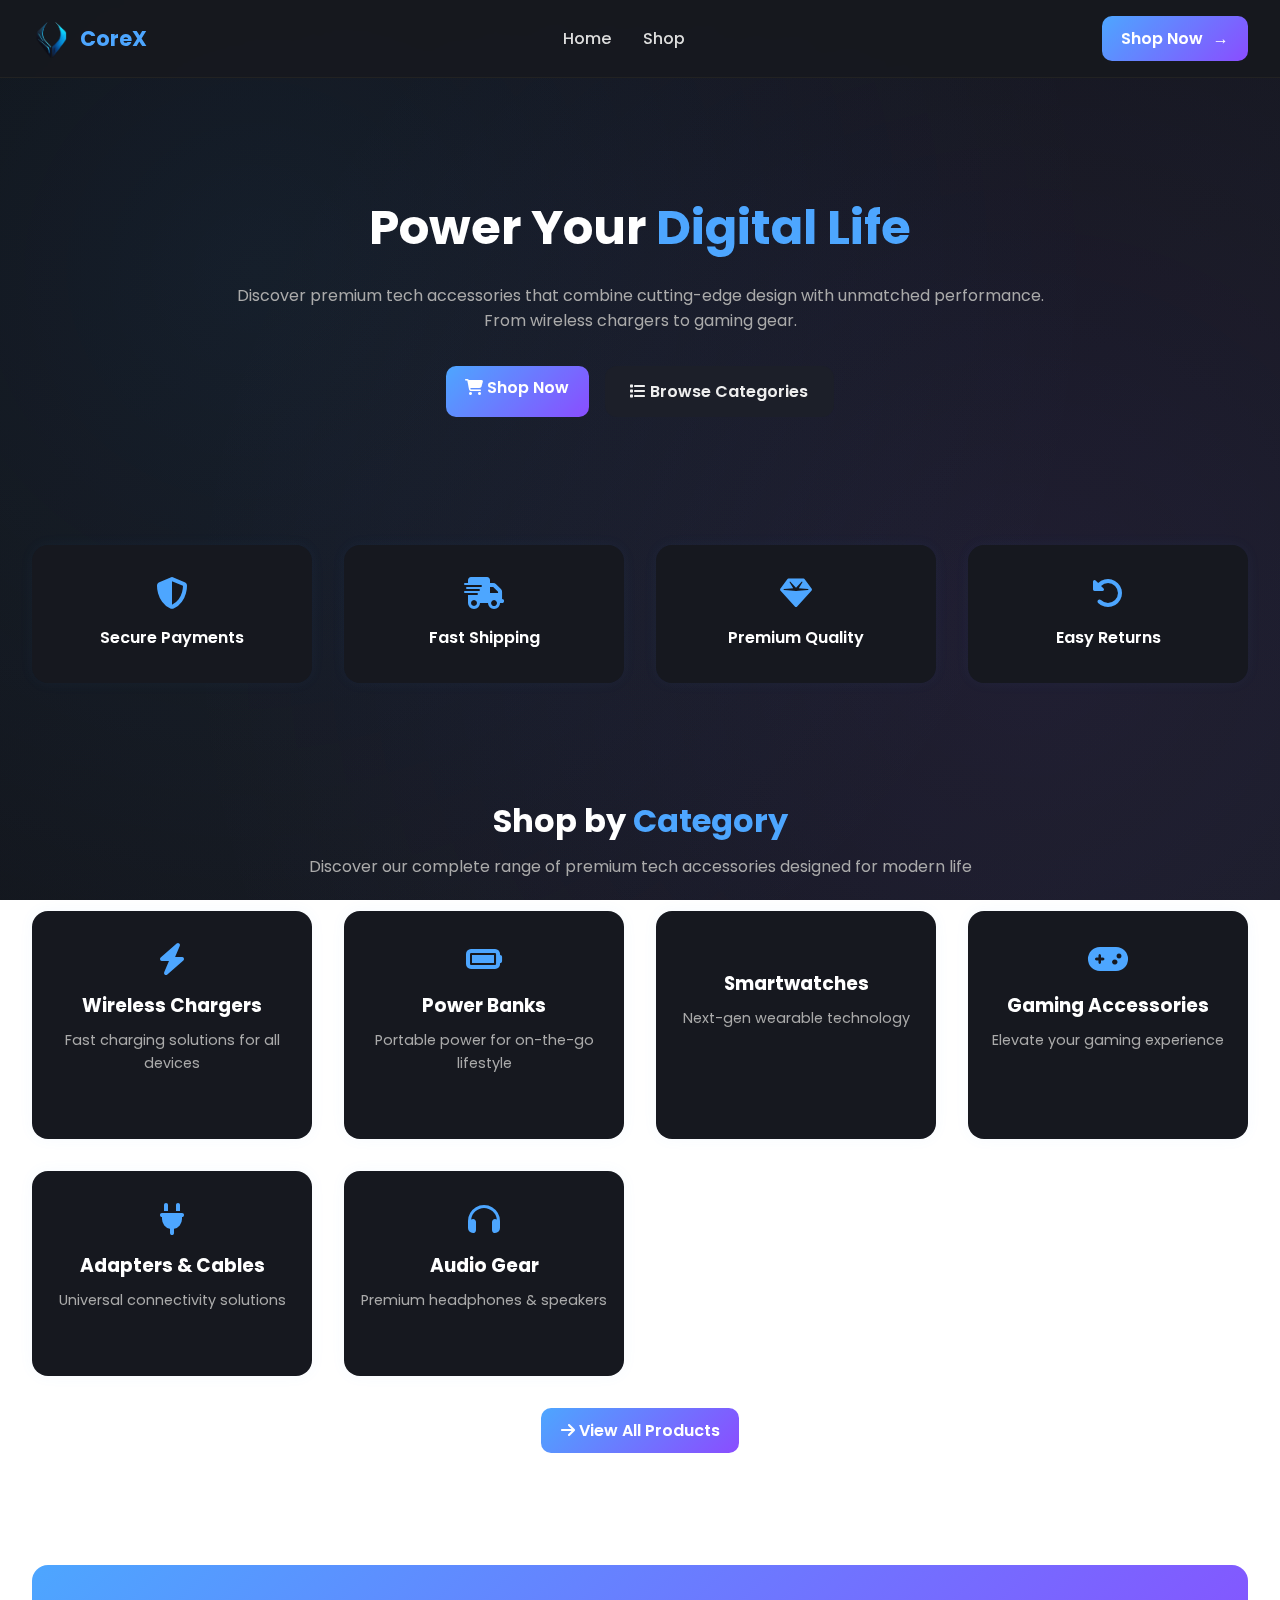
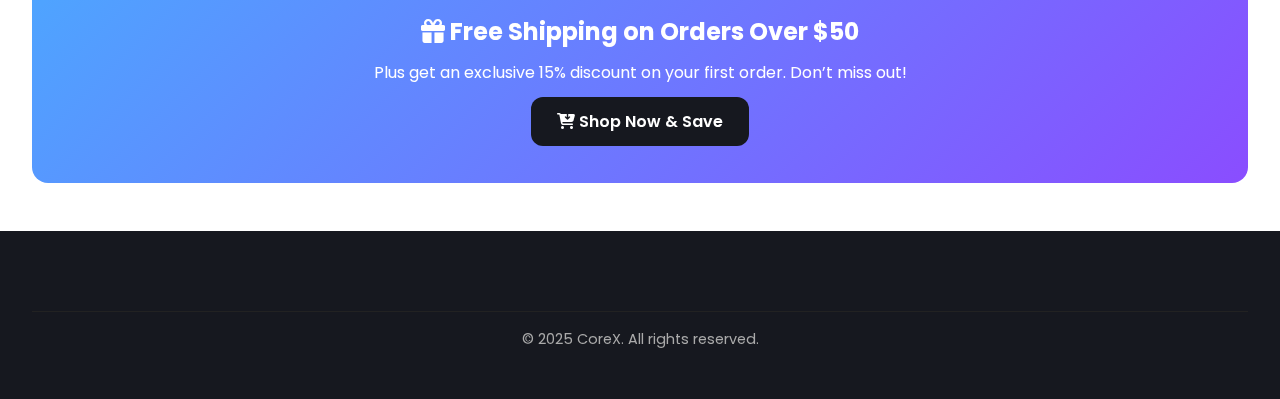
<file: index.html>
<!DOCTYPE html>
<html lang="en">

<head>
    <meta charset="UTF-8">
    <meta name="viewport" content="width=device-width, initial-scale=1.0">
    <title>CoreX - Premium Tech Accessories</title>
    <link rel="stylesheet" href="inedx.css">
    <!-- Font Awesome -->
    <link rel="stylesheet" href="https://cdnjs.cloudflare.com/ajax/libs/font-awesome/6.5.0/css/all.min.css">
    <link href="https://fonts.googleapis.com/css2?family=Poppins:wght@400;500;600;700&display=swap" rel="stylesheet">

</head>

<body>

    <!-- ===== Navbar ===== -->
    <nav>
        <div class="logo">
            <img src="/corex-logo.png" alt="CoreX Logo" class="logo-icon">
            <h2> CoreX</h2>
        </div>

        <ul class="nav-links">
            <li><a href="/index.html">Home</a></li>
            <li><a href="/shop.html">Shop</a></li>
        </ul>
        <a href="/shop.html" class="cta-nav">
    Shop Now <span class="arrow">→</span>
  </a>
    </nav>

    <!-- ===== Hero Section ===== -->
    <section class="hero">
        <h1>Power Your <span>Digital Life</span></h1>
        <p>Discover premium tech accessories that combine cutting-edge design with unmatched performance. From wireless chargers to gaming gear.</p>
        <div class="buttons">
            <a href="/shop.html" class="cta-nav"><i class="fa-solid fa-cart-shopping"></i> Shop Now</a>
            <a href="/shop.html" class="btn-secondary"><i class="fa-solid fa-list"></i> Browse Categories</a>
        </div>
    </section>

    <!-- ===== Features ===== -->
    <section class="features">
        <div>
            <i class="fa-solid fa-shield-halved fa-2x"></i>
            <h4>Secure Payments</h4>
        </div>
        <div>
            <i class="fa-solid fa-truck-fast fa-2x"></i>
            <h4>Fast Shipping</h4>
        </div>
        <div>
            <i class="fa-solid fa-gem fa-2x"></i>
            <h4>Premium Quality</h4>
        </div>
        <div>
            <i class="fa-solid fa-rotate-left fa-2x"></i>
            <h4>Easy Returns</h4>
        </div>
    </section>

    <!-- ===== Categories ===== -->
    <section class="categories">
        <h2>Shop by <span>Category</span></h2>
        <p>Discover our complete range of premium tech accessories designed for modern life</p>
        <div class="category-grid">
            <div class="category-card">
                <i class="fa-solid fa-bolt fa-2x"></i>
                <h3>Wireless Chargers</h3>
                <p>Fast charging solutions for all devices</p>
            </div>
            <div class="category-card">
                <i class="fa-solid fa-battery-full fa-2x"></i>
                <h3>Power Banks</h3>
                <p>Portable power for on-the-go lifestyle</p>
            </div>
            <div class="category-card">
                <i class="fa-solid fa-watch-smart fa-2x"></i>
                <h3>Smartwatches</h3>
                <p>Next-gen wearable technology</p>
            </div>
            <div class="category-card">
                <i class="fa-solid fa-gamepad fa-2x"></i>
                <h3>Gaming Accessories</h3>
                <p>Elevate your gaming experience</p>
            </div>
            <div class="category-card">
                <i class="fa-solid fa-plug fa-2x"></i>
                <h3>Adapters & Cables</h3>
                <p>Universal connectivity solutions</p>
            </div>
            <div class="category-card">
                <i class="fa-solid fa-headphones fa-2x"></i>
                <h3>Audio Gear</h3>
                <p>Premium headphones & speakers</p>
            </div>
        </div>
        <div class="buttons" style="margin-top:2rem;">
            <a href="/shop.html" class="cta-nav"><i class="fa-solid fa-arrow-right"></i> View All Products</a>
        </div>
    </section>

    <!-- ===== Promo Banner ===== -->
    <section class="promo">
        <h3><i class="fa-solid fa-gift"></i> Free Shipping on Orders Over $50</h3>
        <p>Plus get an exclusive 15% discount on your first order. Don’t miss out!</p>
        <a href="/shop.html" class="btn-primary"><i class="fa-solid fa-cart-arrow-down"></i> Shop Now & Save</a>
    </section>


    <!-- ===== Footer ===== -->
    <footer>
        <div class="copyright">
            <p>© 2025 CoreX. All rights reserved.</p>
        </div>
    </footer>

</body>

</html>
</file>
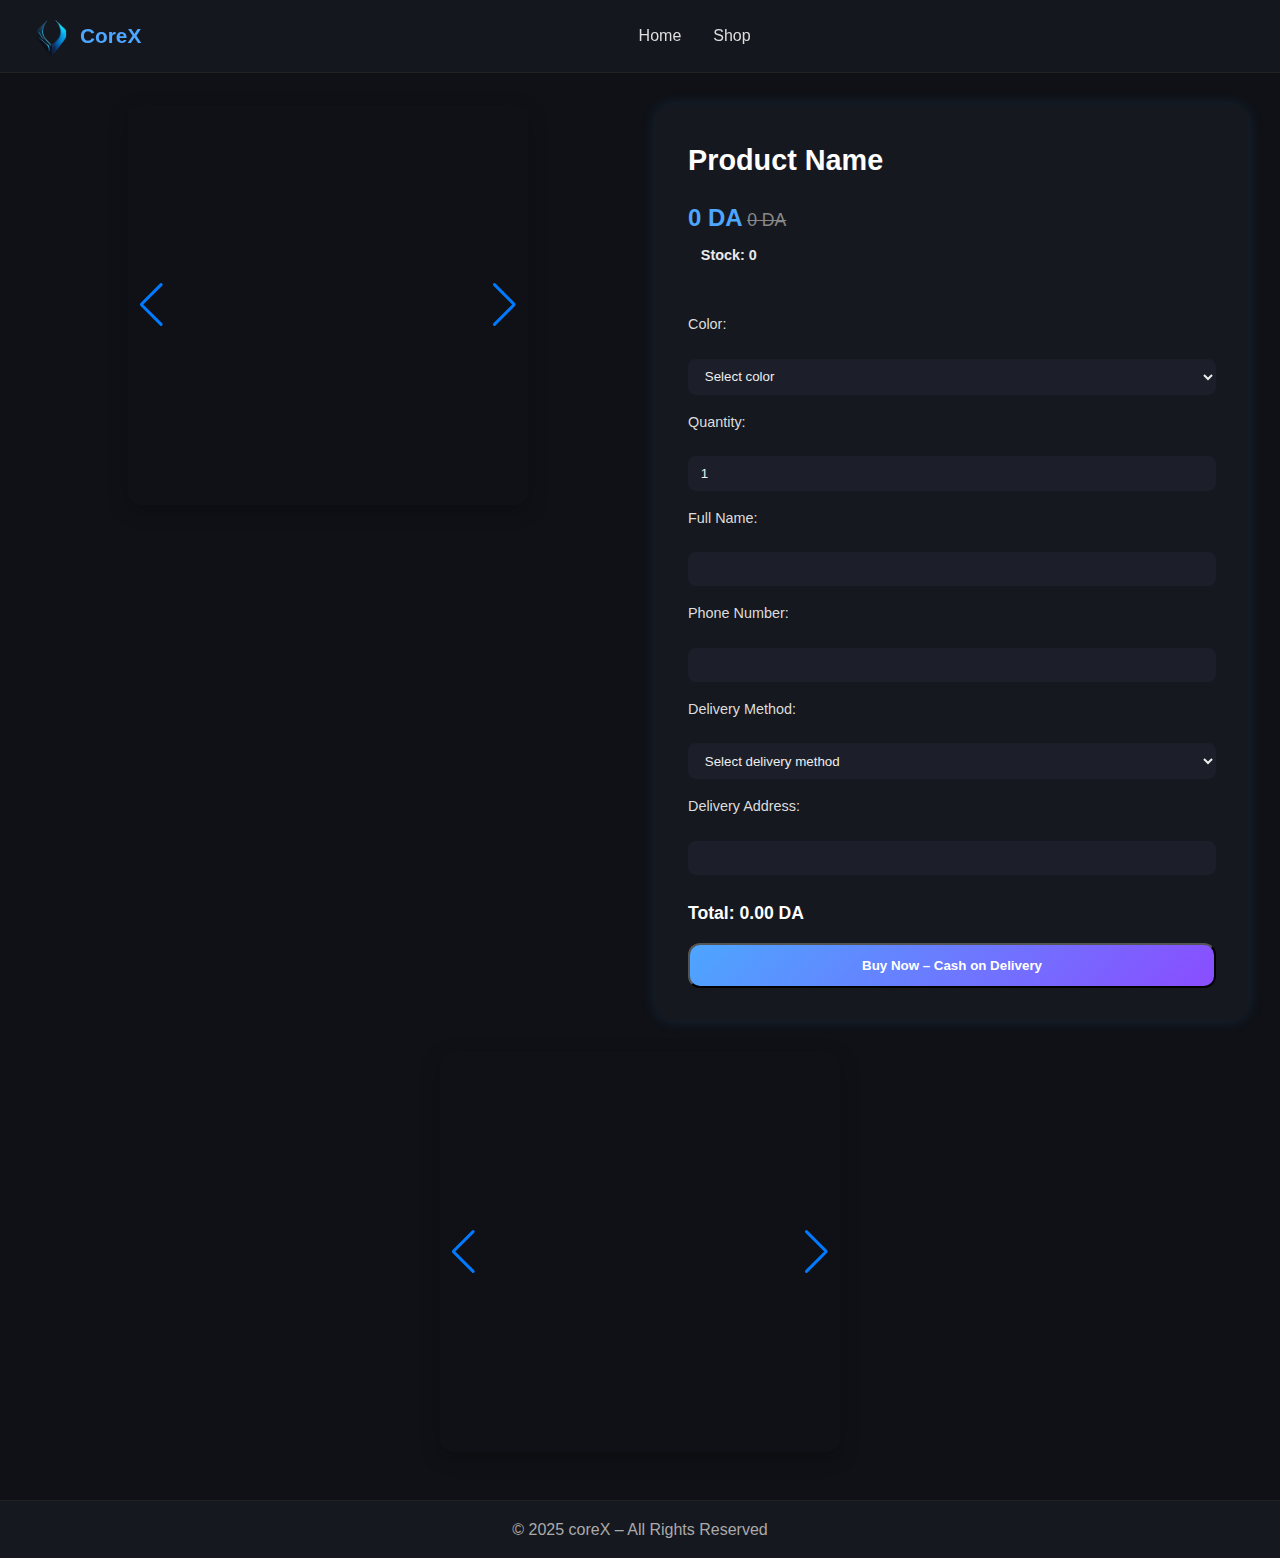
<file: product.html>
<!DOCTYPE html>
<html lang="en">

<head>
    <meta charset="UTF-8" />
    <meta name="viewport" content="width=device-width, initial-scale=1.0" />
    <title>Product Details – Tech Accessoires DZ</title>
    <link rel="stylesheet" href="product.css" />
    <link rel="stylesheet" href="https://cdn.jsdelivr.net/npm/swiper/swiper-bundle.min.css">
    <script defer src="products.js"></script>
    <script defer src="product.js"></script>


</head>

<body>
    <script src="https://cdn.jsdelivr.net/npm/swiper/swiper-bundle.min.js"></script>

    <!-- Navbar -->
    <header>
        <nav>
            <div class="logo">
                <img src="corex-logo.png" alt="CoreX Logo" class="logo-icon">
                <h2> CoreX</h2>
            </div>

            <ul class="nav-links">
                <li><a href="index.html">Home</a></li>
                <li><a href="shop.html">Shop</a></li>
            </ul>
        </nav>
    </header>

    <main class="product-landing">
        <!-- Product Images -->
        <div class="product-image">
            <div class="swiper mySwiper">
                <div class="swiper-wrapper" id="product-slides">
                    <!-- Images injected by product.js -->
                </div>
                <!-- Swiper Navigation -->
                <div class="swiper-pagination"></div>
                <div class="swiper-button-next"></div>
                <div class="swiper-button-prev"></div>
            </div>
        </div>

        <!-- Product Info -->
        <div class="product-details">
            <h2 id="product-name">Product Name</h2>
            <p><span id="new-price">0 DA</span> <span id="old-price" class="old-price">0 DA</span></p>
            <p id="stock" class="stock">Stock: 0</p>

            <ul id="product-features"></ul>

            <!-- Order Form -->
            <form class="order-form" id="orderForm">
                <label for="color">Color:</label>
                <select id="color" name="color">
          <option value="">Select color</option>
          <option value="Black">Black</option>
          <option value="White">White</option>
        </select>

                <label for="quantity">Quantity:</label>
                <input type="number" id="quantity" name="quantity" value="1" min="1" />

                <label for="fullname">Full Name:</label>
                <input type="text" id="fullname" name="fullname" required />

                <label for="phone">Phone Number:</label>
                <input type="text" id="phone" name="phone" required />

                <label for="deliveryMethod">Delivery Method:</label>
                <select id="deliveryMethod" name="deliveryMethod" required>
          <option value="">Select delivery method</option>
          <option value="domicile">À domicile</option>
          <option value="bureau">Bureau</option>
        </select>

                <!-- Wilaya select (hidden until domicile is chosen) -->
                <div id="wilaya-wrapper" style="display:none;">
                    <label for="wilaya">Wilaya:</label>
                    <select id="wilaya" name="wilaya">
            <option value="">Select Wilaya</option>
                <option value="Adrar">Adrar</option>
    <option value="Chlef">Chlef</option>
    <option value="Laghouat">Laghouat</option>
    <option value="Oum El Bouaghi">Oum El Bouaghi</option>
    <option value="Batna">Batna</option>
    <option value="Béjaïa">Béjaïa</option>
    <option value="Biskra">Biskra</option>
    <option value="Béchar">Béchar</option>
    <option value="Blida">Blida</option>
    <option value="Bouira">Bouira</option>
    <option value="Tamanrasset">Tamanrasset</option>
    <option value="Tébessa">Tébessa</option>
    <option value="Tlemcen">Tlemcen</option>
    <option value="Tiaret">Tiaret</option>
    <option value="Tizi Ouzou">Tizi Ouzou</option>
    <option value="Alger">Alger</option>
    <option value="Djelfa">Djelfa</option>
    <option value="Jijel">Jijel</option>
    <option value="Sétif">Sétif</option>
    <option value="Saïda">Saïda</option>
    <option value="Skikda">Skikda</option>
    <option value="Sidi Bel Abbès">Sidi Bel Abbès</option>
    <option value="Annaba">Annaba</option>
    <option value="Guelma">Guelma</option>
    <option value="Constantine">Constantine</option>
    <option value="Médéa">Médéa</option>
    <option value="Mostaganem">Mostaganem</option>
    <option value="M’Sila">M’Sila</option>
    <option value="Mascara">Mascara</option>
    <option value="Ouargla">Ouargla</option>
    <option value="Oran">Oran</option>
    <option value="El Bayadh">El Bayadh</option>
    <option value="Illizi">Illizi</option>
    <option value="Bordj Bou Arréridj">Bordj Bou Arréridj</option>
    <option value="Boumerdès">Boumerdès</option>
    <option value="El Tarf">El Tarf</option>
    <option value="Tindouf">Tindouf</option>
    <option value="Tissemsilt">Tissemsilt</option>
    <option value="El Oued">El Oued</option>
    <option value="Khenchela">Khenchela</option>
    <option value="Souk Ahras">Souk Ahras</option>
    <option value="Tipaza">Tipaza</option>
    <option value="Mila">Mila</option>
    <option value="Aïn Defla">Aïn Defla</option>
    <option value="Naâma">Naâma</option>
    <option value="Aïn Témouchent">Aïn Témouchent</option>
    <option value="Ghardaïa">Ghardaïa</option>
    <option value="Relizane">Relizane</option>
    <option value="El M'Ghair">El M'Ghair</option>
    <option value="El Meniaa">El Meniaa</option>
    <option value="Ouled Djellal">Ouled Djellal</option>
    <option value="Bordj Baji Mokhtar">Bordj Baji Mokhtar</option>
    <option value="Béni Abbès">Béni Abbès</option>
    <option value="Timimoun">Timimoun</option>
    <option value="Touggourt">Touggourt</option>
    <option value="Djanet">Djanet</option>
    <option value="In Salah">In Salah</option>
    <option value="In Guezzam">In Guezzam</option>
          </select>
                </div>

                <label for="address">Delivery Address:</label>
                <input type="text" id="address" name="address" required />

                <p class="total"><strong>Total:</strong> <span id="total-price">0.00 DA</span></p>

                <button type="submit" class="buy-button">Buy Now – Cash on Delivery</button>
            </form>
        </div>
    </main>
    <main class="product-page">
        <!-- Product Images -->
        <div class="product-gallery">
            <div class="swiper mySwiper">
                <div class="swiper-wrapper" id="product-slides">
                    <!-- Images injected by product.js -->
                </div>
                <!-- Swiper Navigation -->
                <div class="swiper-pagination"></div>
                <div class="swiper-button-next"></div>
                <div class="swiper-button-prev"></div>
            </div>
        </div>
    </main>
    <!-- Footer -->
    <footer>
        <p>© 2025 coreX – All Rights Reserved</p>
    </footer>
</body>


</html>
</file>
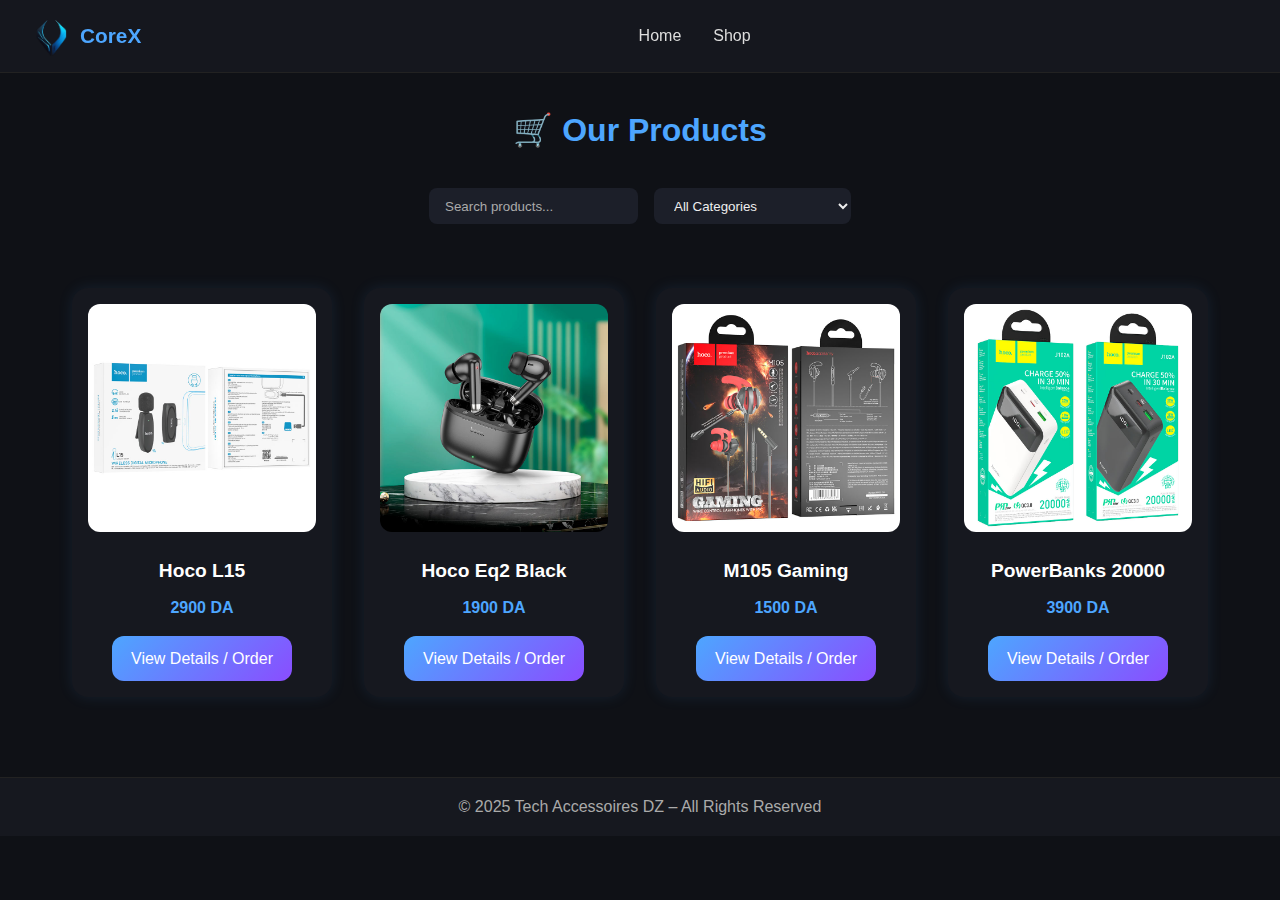
<file: shop.html>
<!DOCTYPE html>
<html lang="en">

<head>
    <meta charset="UTF-8" />
    <meta name="viewport" content="width=device-width, initial-scale=1.0" />
    <title>Tech Accessoires DZ – Shop</title>
    <link rel="stylesheet" href="style.css" />

    <script defer src="products.js"></script>
    <script defer src="product.js"></script>
</head>

<body>
    <!-- Navbar -->
    <header>
        <nav>
            <div class="logo">
                <img src="corex-logo.png" alt="CoreX Logo" class="logo-icon">
                <h2> CoreX</h2>
            </div>

            <ul class="nav-links">
                <li><a href="index.html">Home</a></li>
                <li><a href="shop.html">Shop</a></li>
            </ul>
        </nav>
    </header>

    <!-- Shop Section -->
    <section class="shop-page">
        <h1>🛒 Our Products</h1>

        <!-- Search + Filter -->
        <div class="shop-controls">
            <input type="text" id="searchInput" placeholder="Search products..." />
            <select id="categoryFilter">
        <option value="all">All Categories</option>
        <option value="Headsets">Gaming Headsets</option>
        <option value="Earbuds">Earbuds</option>
        <option value="Keyboards">Keyboards</option>
        <option value="Mouse">Gaming Mouse</option>
        <option value="Accessories">Phone Accessories</option>
        <option value="Chargers">Chargers & Powerbanks</option>
      </select>
        </div>

        <!-- Product Grid -->
        <div class="shop-container">
            <!-- Product 1 -->
            <div class="product-card">
                <img src="Hoco-L15-i.jpg" alt="Hoco-L15-i" />
                <h3>Hoco L15</h3>
                <p>2900 DA</p>
                <a href="product.html?id=L15" class="cta-nav">View Details / Order</a>
            </div>

            <!-- Product 2 -->
            <div class="product-card">
                <img src="eq2-b1.jpg" alt="eq2-b1" />
                <h3>Hoco Eq2 Black</h3>
                <p>1900 DA</p>
                <a href="product.html?id=EQ2" class="cta-nav">View Details / Order</a>
            </div>


            <!-- Product 3 -->
            <div class="product-card">
                <img src="m105.jpg" alt="M105 Gaming" />
                <h3>M105 Gaming </h3>
                <p>1500 DA</p>
                <a href="product.html?id=M105" class="cta-nav">View Details / Order</a>
            </div>


            <!-- Product 4 -->
            <div class="product-card">
                <img src="j201a-wb.jpg" alt="Powrbanks" />
                <h3>PowerBanks 20000</h3>
                <p>3900 DA</p>
                <a href="product.html?id=J201A" class="cta-nav">View Details / Order</a>
            </div>
    </section>


    <!-- Footer -->
    <footer>
        <p>© 2025 Tech Accessoires DZ – All Rights Reserved</p>
    </footer>
</body>


</html>
</file>
<file: product.css>
/* ---------------- Product Details Page ---------------- */

.product-landing {
    display: grid;
    grid-template-columns: repeat(auto-fit, minmax(350px, 1fr));
    gap: 2rem;
    padding: 2rem;
    align-items: start;
}

.product-image img {
    width: 100%;
    border-radius: 16px;
    box-shadow: 0 0 20px rgba(77, 166, 255, 0.25);
}


/* Details Box */

.product-details {
    background: #16181f;
    padding: 2rem;
    border-radius: 16px;
    box-shadow: 0 0 15px rgba(77, 166, 255, 0.15);
}

.product-details h2 {
    font-size: 1.8rem;
    color: #fff;
    margin-bottom: 1rem;
}


/* Price Styling */

.price {
    display: flex;
    align-items: center;
    gap: 1rem;
    margin-bottom: 1rem;
}

#new-price {
    font-size: 1.5rem;
    font-weight: bold;
    color: #4da6ff;
}

.old-price {
    text-decoration: line-through;
    color: #888;
    font-size: 1.1rem;
}


/* Stock Status */

.stock {
    display: inline-block;
    padding: 0.4rem 0.8rem;
    border-radius: 8px;
    font-weight: bold;
    font-size: 0.9rem;
    margin-bottom: 1rem;
}

.stock.in {
    background: rgba(50, 205, 50, 0.15);
    color: #32cd32;
}

.stock.low {
    background: rgba(255, 165, 0, 0.15);
    color: #ffa500;
}

.stock.out {
    background: rgba(255, 99, 71, 0.15);
    color: #ff6347;
}


/* Features */

#product-features {
    list-style: none;
    margin-bottom: 1.5rem;
}

#product-features li {
    margin: 0.3rem 0;
    padding-left: 1rem;
    position: relative;
}

#product-features li:last-child {
    border-bottom: none;
}

#product-features li::before {
    content: "✔";
    color: #4da6ff;
    position: absolute;
    left: 0;
}


/* Order Form */

.order-form {
    display: flex;
    flex-direction: column;
    gap: 1rem;
}

.order-form label {
    display: flex;
    flex-direction: column;
    font-size: 0.9rem;
    color: #ddd;
}

.order-form input,
.order-form select {
    padding: 0.6rem 0.8rem;
    border-radius: 8px;
    border: none;
    outline: none;
    background: #1c1f29;
    color: #eee;
    margin-top: 0.4rem;
}

.order-form input:focus,
.order-form select:focus {
    border: 1px solid #4da6ff;
}


/* Total */

.total {
    margin-top: 0.5rem;
    font-weight: bold;
    font-size: 1.1rem;
    color: #fff;
}


/* Buy Button */

.buy-button {
    padding: 0.8rem 1.6rem;
    background: linear-gradient(135deg, #4da6ff, #8a4dff);
    color: #fff;
    font-weight: 600;
    border-radius: 12px;
    text-decoration: none;
    display: inline-block;
    position: relative;
    overflow: hidden;
    animation: pulseGlow 2s infinite;
    transition: transform 0.2s ease-in-out;
    cursor: pointer;
}

.buy-button:hover {
    transform: scale(1.05);
}


/* Arrow inside button */

.buy-button .arrow {
    display: inline-block;
    margin-left: 6px;
    animation: bounceArrow 1s infinite;
}

@keyframes bounceArrow {
    0%,
    100% {
        transform: translateX(0);
    }
    50% {
        transform: translateX(5px);
    }
}


/* Neon Glow Effect */

@keyframes pulseGlow {
    0% {
        box-shadow: 0 0 10px rgba(77, 166, 255, 0.7), 0 0 20px rgba(138, 77, 255, 0.5);
    }
    50% {
        box-shadow: 0 0 20px rgba(77, 166, 255, 0.9), 0 0 40px rgba(138, 77, 255, 0.8);
    }
    100% {
        box-shadow: 0 0 10px rgba(77, 166, 255, 0.7), 0 0 20px rgba(138, 77, 255, 0.5);
    }
}


/* Navbar */

nav {
    display: grid;
    grid-template-columns: auto 1fr auto;
    align-items: center;
    padding: 1rem 2rem;
    background: rgba(22, 24, 31, 0.95);
    backdrop-filter: blur(8px);
    border-bottom: 1px solid #222;
    position: sticky;
    top: 0;
    z-index: 1000;
}


/* Logo */

nav .logo {
    display: flex;
    align-items: center;
    gap: 0.5rem;
}

.logo-icon {
    width: 40px;
    height: 40px;
}

nav h2 {
    font-size: 1.3rem;
    color: #4da6ff;
}


/* Center Nav Links */

.nav-links {
    display: flex;
    justify-content: center;
    gap: 2rem;
    list-style: none;
}

.nav-links a {
    text-decoration: none;
    color: #ddd;
    font-weight: 500;
    transition: 0.3s;
    font-size: 1rem;
}

.nav-links a:hover {
    color: #4da6ff;
}

* {
    margin: 0;
    padding: 0;
    box-sizing: border-box;
    font-family: "Poppins", sans-serif;
}

body {
    background-color: #0f1116;
    color: #eaeaea;
    line-height: 1.6;
}


/* Footer */

footer {
    text-align: center;
    padding: 1rem;
    margin-top: 3rem;
    background: #16181f;
    border-top: 1px solid #222;
    color: #aaa;
}

.mySwiper {
    width: 100%;
    max-width: 400px;
    height: 400px;
    border-radius: 14px;
    margin: auto;
    overflow: hidden;
    box-shadow: 0 6px 20px rgba(0, 0, 0, 0.25);
}

.mySwiper img {
    width: 100%;
    height: 100%;
    object-fit: contain;
}
</file>
<file: inedx.css>
/* ===== Global Reset ===== */

* {
    margin: 0;
    padding: 0;
    box-sizing: border-box;
}

body {
    background: linear-gradient(135deg, #0f1116 0%, #1a1d25 100%);
    background-attachment: fixed;
    color: #eaeaea;
    font-family: "Poppins", sans-serif;
    line-height: 1.6;
    position: relative;
}


/* Subtle glowing orbs */

body::before {
    content: "";
    position: fixed;
    top: 0;
    left: 0;
    width: 100%;
    height: 100%;
    background: radial-gradient(circle at 20% 30%, rgba(77, 166, 255, 0.08) 0%, transparent 70%), radial-gradient(circle at 80% 70%, rgba(138, 77, 255, 0.08) 0%, transparent 70%);
    z-index: -1;
}


/* ===== Navbar ===== */

nav {
    display: grid;
    grid-template-columns: 1fr auto 1fr;
    align-items: center;
    padding: 1rem 2rem;
    background: rgba(22, 24, 31, 0.95);
    backdrop-filter: blur(8px);
    border-bottom: 1px solid #222;
    position: sticky;
    top: 0;
    z-index: 1000;
}

nav .logo {
    display: flex;
    align-items: center;
    gap: 0.5rem;
}

.logo-icon {
    width: 40px;
    height: 40px;
}

nav h2 {
    font-size: 1.3rem;
    color: #4da6ff;
}


/* Center nav links */

.nav-links {
    display: flex;
    justify-content: center;
    gap: 2rem;
    list-style: none;
}

.nav-links a {
    text-decoration: none;
    color: #ddd;
    font-weight: 500;
    transition: 0.3s;
    font-size: 1rem;
}

.nav-links a:hover {
    color: #4da6ff;
}

nav::after {
    content: "";
}


/* Navbar Layout: 3 columns (Logo - Links - CTA) */

nav {
    display: grid;
    grid-template-columns: auto 1fr auto;
    align-items: center;
    padding: 1rem 2rem;
    background: rgba(22, 24, 31, 0.95);
    backdrop-filter: blur(8px);
    border-bottom: 1px solid #222;
    position: sticky;
    top: 0;
    z-index: 1000;
}


/* Logo */

nav .logo {
    display: flex;
    align-items: center;
    gap: 0.5rem;
}

.logo-icon {
    width: 40px;
    height: 40px;
}

nav h2 {
    font-size: 1.3rem;
    color: #4da6ff;
}


/* Center Nav Links */

.nav-links {
    display: flex;
    justify-content: center;
    gap: 2rem;
    list-style: none;
}

.nav-links a {
    text-decoration: none;
    color: #ddd;
    font-weight: 500;
    transition: 0.3s;
    font-size: 1rem;
}

.nav-links a:hover {
    color: #4da6ff;
}


/* CTA Button Right */

.cta-nav {
    padding: 0.6rem 1.2rem;
    background: linear-gradient(135deg, #4da6ff, #8a4dff);
    color: #fff;
    font-weight: 600;
    border-radius: 10px;
    text-decoration: none;
    position: relative;
    overflow: hidden;
    animation: pulseGlow 2s infinite;
    transition: transform 0.2s ease-in-out;
}

.cta-nav:hover {
    transform: scale(1.05);
}


/* Arrow Animation */

.cta-nav .arrow {
    display: inline-block;
    margin-left: 6px;
    animation: bounceArrow 1s infinite;
}

@keyframes bounceArrow {
    0%,
    100% {
        transform: translateX(0);
    }
    50% {
        transform: translateX(5px);
    }
}


/* Neon Pulse Glow Effect */

@keyframes pulseGlow {
    0% {
        box-shadow: 0 0 10px rgba(77, 166, 255, 0.7), 0 0 20px rgba(138, 77, 255, 0.5);
    }
    50% {
        box-shadow: 0 0 20px rgba(77, 166, 255, 0.9), 0 0 40px rgba(138, 77, 255, 0.8);
    }
    100% {
        box-shadow: 0 0 10px rgba(77, 166, 255, 0.7), 0 0 20px rgba(138, 77, 255, 0.5);
    }
}


/* ===== Mobile Responsive CTA ===== */

@media (max-width: 768px) {
    .cta-nav {
        display: none;
        /* hide in navbar */
    }
    .cta-floating {
        display: block;
        position: fixed;
        bottom: 20px;
        right: 20px;
        padding: 0.9rem 1.6rem;
        background: linear-gradient(135deg, #4da6ff, #8a4dff);
        color: #fff;
        font-weight: 600;
        border-radius: 12px;
        text-decoration: none;
        animation: pulseGlow 2s infinite;
        z-index: 2000;
    }
}


/* ===== Hero ===== */

.hero {
    text-align: center;
    padding: 7rem 2rem 5rem;
    max-width: 900px;
    margin: auto;
}

.hero h1 {
    font-size: 3rem;
    font-weight: 700;
    color: #fff;
    margin-bottom: 1rem;
}

.hero h1 span {
    color: #4da6ff;
}

.hero p {
    color: #aaa;
    margin-bottom: 2rem;
}

.buttons {
    display: flex;
    justify-content: center;
    gap: 1rem;
    flex-wrap: wrap;
}

.btn-primary,
.btn-secondary {
    padding: 0.8rem 1.6rem;
    border-radius: 12px;
    text-decoration: none;
    font-weight: 600;
    transition: 0.3s;
}

.btn-primary {
    background: linear-gradient(135deg, #4da6ff, #8a4dff);
    color: #fff;
}

.btn-primary:hover {
    background: linear-gradient(135deg, #5bb8ff, #9b63ff);
}

.btn-secondary {
    background: #1c1f29;
    color: #eee;
}

.btn-secondary:hover {
    background: #2a2d38;
}


/* ===== Features ===== */


/* Features Section (make it like category cards) */

.features {
    display: grid;
    grid-template-columns: repeat(auto-fit, minmax(180px, 1fr));
    gap: 2rem;
    text-align: center;
    padding: 3rem 2rem;
}

.features div {
    background: #16181f;
    padding: 2rem 1rem;
    border-radius: 16px;
    transition: transform 0.3s, box-shadow 0.3s;
    box-shadow: 0 0 15px rgba(77, 166, 255, 0.05);
}

.features div:hover {
    transform: translateY(-6px);
    box-shadow: 0 0 25px rgba(77, 166, 255, 0.25);
}

.features i {
    color: #4da6ff;
    margin-bottom: 1rem;
    font-size: 2rem;
}

.features h4 {
    color: #fff;
    font-size: 1rem;
    font-weight: 600;
}


/* ===== Categories ===== */

.categories {
    text-align: center;
    padding: 4rem 2rem;
}

.categories h2 {
    font-size: 2rem;
    margin-bottom: 0.5rem;
    color: #fff;
}

.categories h2 span {
    color: #4da6ff;
}

.categories p {
    color: #aaa;
    margin-bottom: 2rem;
}

.category-grid {
    display: grid;
    grid-template-columns: repeat(auto-fit, minmax(220px, 1fr));
    gap: 2rem;
}

.category-card {
    background: #16181f;
    padding: 2rem 1rem;
    border-radius: 16px;
    transition: transform 0.3s, box-shadow 0.3s;
    box-shadow: 0 0 15px rgba(77, 166, 255, 0.05);
}

.category-card:hover {
    transform: translateY(-6px);
    box-shadow: 0 0 25px rgba(77, 166, 255, 0.25);
}

.category-card i {
    color: #4da6ff;
    margin-bottom: 1rem;
}

.category-card h3 {
    margin-bottom: 0.5rem;
    color: #fff;
}

.category-card p {
    color: #aaa;
    font-size: 0.9rem;
}


/* ===== Promo Banner ===== */

.promo {
    text-align: center;
    background: linear-gradient(135deg, #4da6ff, #8a4dff);
    color: #fff;
    padding: 3rem 2rem;
    border-radius: 16px;
    margin: 3rem 2rem;
}

.promo h3 {
    font-size: 1.5rem;
    margin-bottom: 0.5rem;
}

.promo p {
    margin-bottom: 1.5rem;
}

.promo .btn-primary {
    background: #16181f;
    color: #fff;
}

.promo .btn-primary:hover {
    background: #1c1f29;
}


/* ===== Testimonials ===== */

.testimonials {
    padding: 4rem 2rem;
    text-align: center;
}

.testimonials h2 {
    font-size: 2rem;
    margin-bottom: 2rem;
    color: #fff;
}

.testimonials h2 span {
    color: #4da6ff;
}

.testimonial-grid {
    display: grid;
    grid-template-columns: repeat(auto-fit, minmax(280px, 1fr));
    gap: 2rem;
}

.testimonial-card {
    background: #16181f;
    padding: 1.5rem;
    border-radius: 16px;
    box-shadow: 0 0 15px rgba(77, 166, 255, 0.1);
    font-size: 0.95rem;
}

.testimonial-card h4 {
    margin-top: 1rem;
    color: #aaa;
    font-weight: 500;
}


/* ===== Footer ===== */

footer {
    display: grid;
    grid-template-columns: repeat(auto-fit, minmax(180px, 1fr));
    gap: 2rem;
    background: #16181f;
    padding: 3rem 2rem;
    margin-top: 3rem;
}

footer h4 {
    margin-bottom: 1rem;
    color: #4da6ff;
}

footer p,
footer a {
    color: #aaa;
    font-size: 0.9rem;
    text-decoration: none;
}

footer a:hover {
    color: #4da6ff;
}

footer ul {
    list-style: none;
    padding: 0;
}

footer li {
    margin: 0.4rem 0;
}

.copyright {
    grid-column: 1/-1;
    text-align: center;
    margin-top: 2rem;
    border-top: 1px solid #222;
    padding-top: 1rem;
    color: #777;
    font-size: 0.8rem;
}
</file>
<file: style.css>
/* General Reset */

* {
    margin: 0;
    padding: 0;
    box-sizing: border-box;
    font-family: "Poppins", sans-serif;
}

body {
    background-color: #0f1116;
    color: #eaeaea;
    line-height: 1.6;
}


/* Navbar */

nav {
    display: grid;
    grid-template-columns: auto 1fr auto;
    align-items: center;
    padding: 1rem 2rem;
    background: rgba(22, 24, 31, 0.95);
    backdrop-filter: blur(8px);
    border-bottom: 1px solid #222;
    position: sticky;
    top: 0;
    z-index: 1000;
}


/* Logo */

nav .logo {
    display: flex;
    align-items: center;
    gap: 0.5rem;
}

.logo-icon {
    width: 40px;
    height: 40px;
}

nav h2 {
    font-size: 1.3rem;
    color: #4da6ff;
}


/* Center Nav Links */

.nav-links {
    display: flex;
    justify-content: center;
    gap: 2rem;
    list-style: none;
}

.nav-links a {
    text-decoration: none;
    color: #ddd;
    font-weight: 500;
    transition: 0.3s;
    font-size: 1rem;
}

.nav-links a:hover {
    color: #4da6ff;
}


/* Shop Page Title */

.shop-page h1 {
    font-size: 2rem;
    text-align: center;
    margin: 2rem 0;
    color: #4da6ff;
}


/* Controls */

.shop-controls {
    display: flex;
    justify-content: center;
    gap: 1rem;
    margin-bottom: 2rem;
}

.shop-controls input,
.shop-controls select {
    padding: 0.6rem 1rem;
    border-radius: 8px;
    border: none;
    outline: none;
    background: #1c1f29;
    color: #eee;
}

.shop-controls input::placeholder {
    color: #aaa;
}


/* Product Grid */


/* ===== Shop Container ===== */

.shop-container {
    display: grid;
    grid-template-columns: repeat(auto-fill, minmax(250px, 1fr));
    gap: 2rem;
    padding: 2rem;
    width: 100%;
    max-width: 1200px;
    /* keeps it centered */
    margin: auto;
}


/* Product Card */

.product-card {
    background: #16181f;
    padding: 1rem;
    border-radius: 16px;
    text-align: center;
    box-shadow: 0 0 15px rgba(77, 166, 255, 0.1);
    transition: transform 0.3s ease, box-shadow 0.3s ease;
    width: 100%;
    max-width: 280px;
    /* keeps consistent size */
}

.product-card:hover {
    transform: translateY(-6px);
    box-shadow: 0 0 25px rgba(77, 166, 255, 0.25);
}

.product-card img {
    max-width: 100%;
    border-radius: 12px;
    margin-bottom: 1rem;
}

.product-card h3 {
    font-size: 1.2rem;
    margin-bottom: 0.5rem;
    color: #fff;
}

.product-card p {
    color: #4da6ff;
    font-weight: bold;
    margin-bottom: 1rem;
}


/* CTA Button inside product */

.product-card a {
    display: inline-block;
    padding: 0.6rem 1.2rem;
    border-radius: 12px;
    background: linear-gradient(135deg, #4da6ff, #8a4dff);
    color: #fff;
    text-decoration: none;
    font-weight: 500;
    transition: transform 0.2s, background 0.3s;
    animation: pulseGlow 2s infinite;
}

.product-card a:hover {
    transform: scale(1.05);
    background: linear-gradient(135deg, #5bb8ff, #9b63ff);
}


/* Arrow inside button */

.product-card a .arrow {
    display: inline-block;
    margin-left: 6px;
    animation: bounceArrow 1s infinite;
}

@keyframes bounceArrow {
    0%,
    100% {
        transform: translateX(0);
    }
    50% {
        transform: translateX(5px);
    }
}


/* Neon Glow Effect */

@keyframes pulseGlow {
    0% {
        box-shadow: 0 0 10px rgba(77, 166, 255, 0.7), 0 0 20px rgba(138, 77, 255, 0.5);
    }
    50% {
        box-shadow: 0 0 20px rgba(77, 166, 255, 0.9), 0 0 40px rgba(138, 77, 255, 0.8);
    }
    100% {
        box-shadow: 0 0 10px rgba(77, 166, 255, 0.7), 0 0 20px rgba(138, 77, 255, 0.5);
    }
}


/* Footer */

footer {
    text-align: center;
    padding: 1rem;
    margin-top: 3rem;
    background: #16181f;
    border-top: 1px solid #222;
    color: #aaa;
}
</file>
